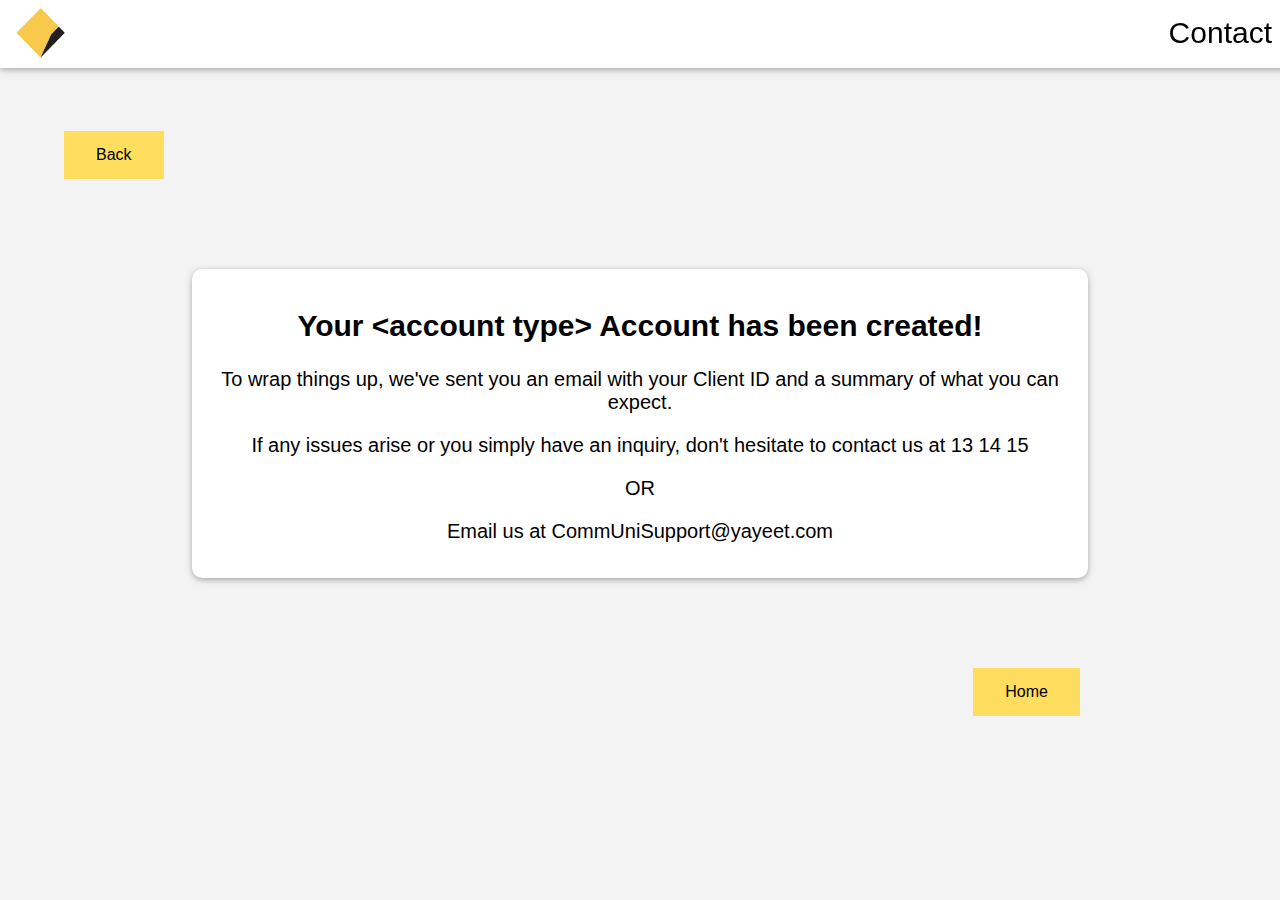
<file: endpoint.html>
<html>

<head>
    <link rel="stylesheet" type="text/css" href="endpoint.css">
    <link href="https://fonts.googleapis.com/css?family=Big+Shoulders+Text&display=swap" rel="stylesheet">
    <meta name="viewport" content="width=device-width, initial-scale=1.0">
</head>

<body>

    <!--top bar-->
    <div class="top-bar">
        <a href="index.html" class="bar-item button">
            <img src="images/commbank-logo.jpg" alt="logo" id="comm-logo" width="50" height="50">
        </a>

        <!--right side buttons-->
        <div class="right-bar">
            <a href="#contacts" class="bar-item button">Contact</a>
        </div>
    </div>

    <!--back button-->
    <div class="back-box">
        <a href="summary.html" class="back-button">Back</a>
    </div>


    <div class="endpoint">
        <div class="endpoint-inner">


            <div class="endpoint-details" .>
                <h2 id="head">Your &lt;account type&gt; Account has been created!</h2>

                <p id="details">To wrap things up, we've sent you an email with your Client ID and a summary of what you
                    can expect.</p>
                <p id="pw">If any issues arise or you simply have an inquiry, don't hesitate to contact us at 13 14 15
                </p>
                <p>OR</p>
                <p>Email us at CommUniSupport@yayeet.com</p>
                </p>



            </div>




        </div>


        <!--home page button-->
        <div class="next-page">
            <a href="index.html" class="home">Home</a>



        </div>



    </div>
















</body>

</html>
</file>
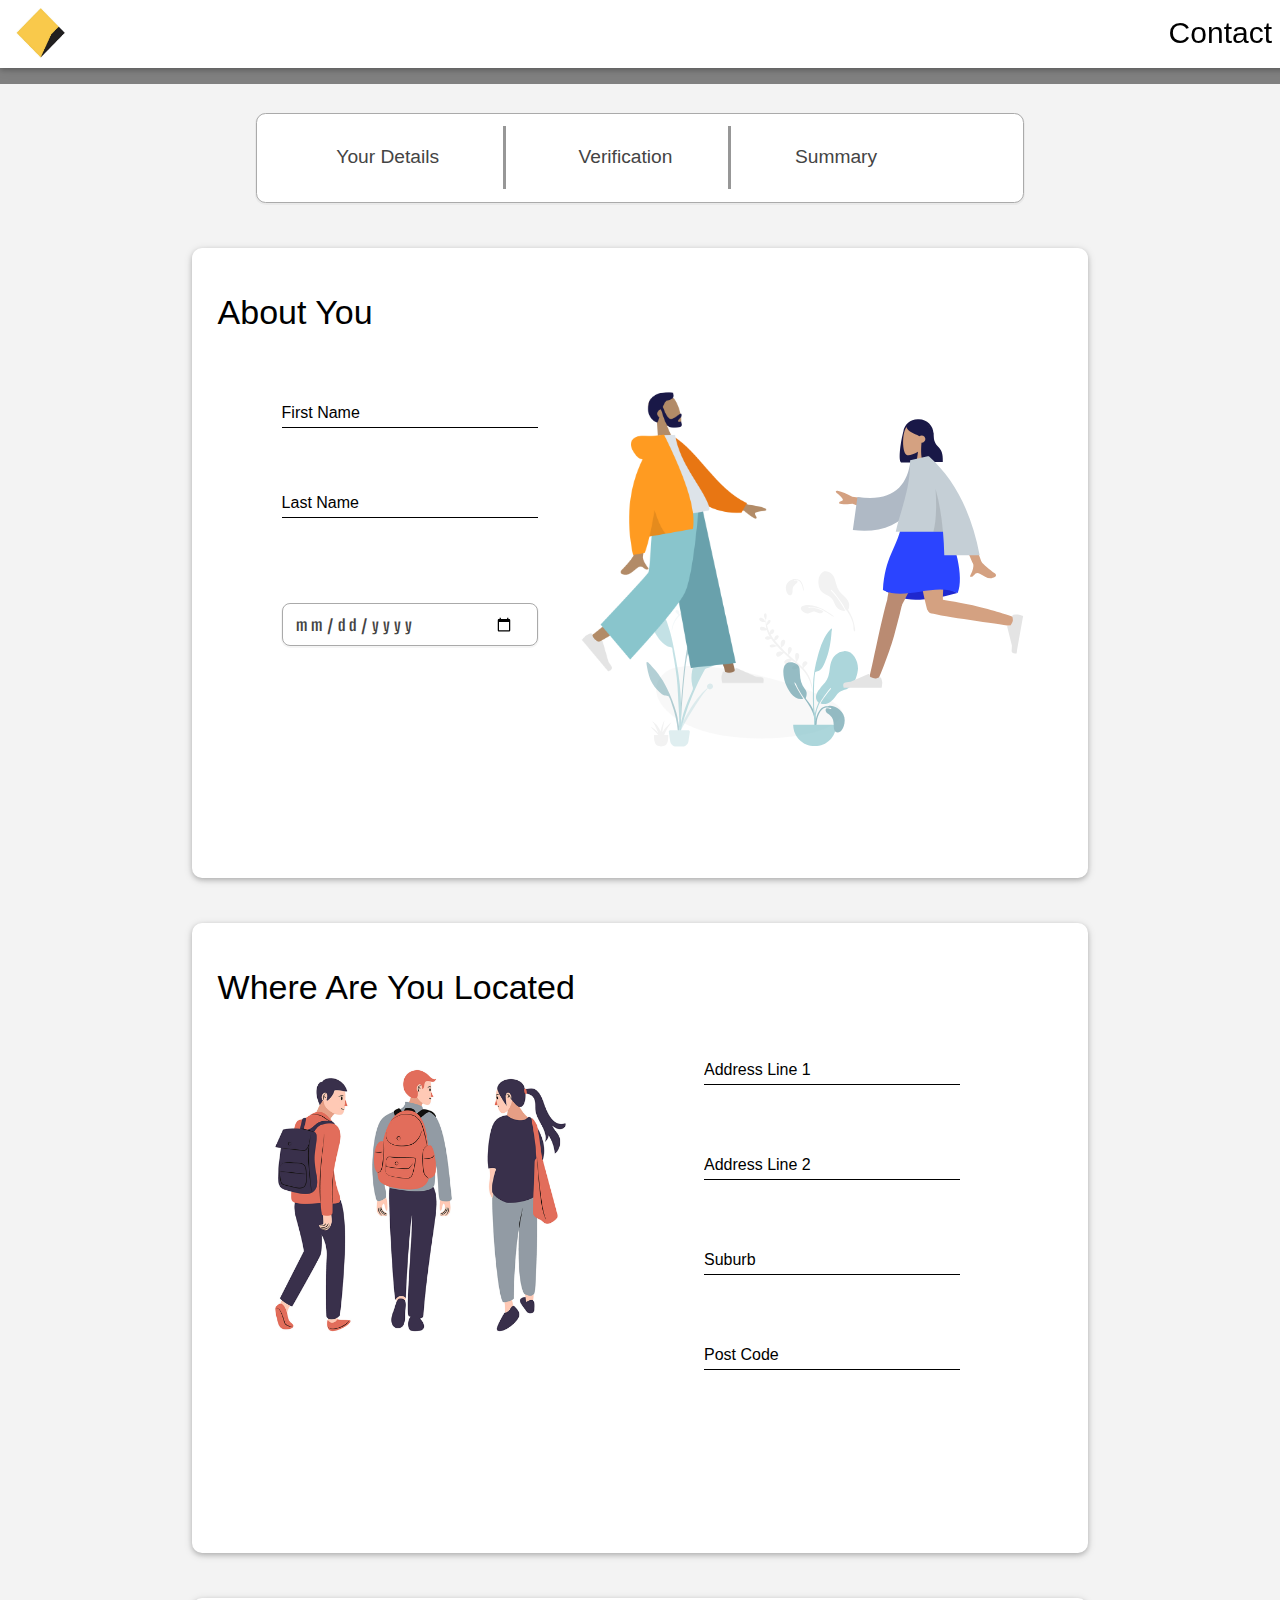
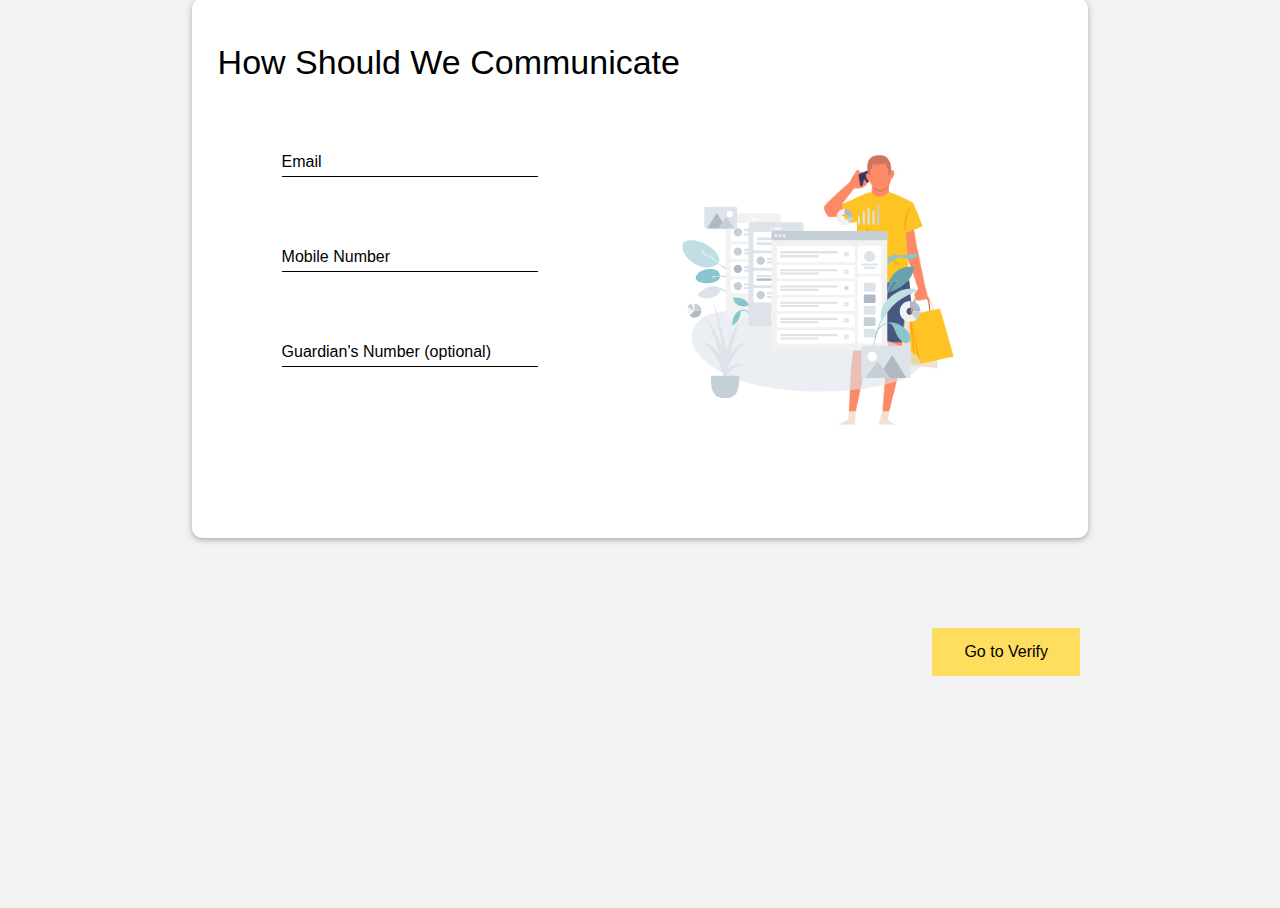
<file: signuppage.html>
<html>

<!--I COMMENTED OUT A LOT OF LITTLE DIV THINGS COS I WAS TRYING TO GET INPUT LOGIC/ERRORS TO WORK,
LIKE 'NOT ENOUGH LETTERS IN PASSWORD' OR WHATEVER BUT IT DIDNT WORK SO I COMMENTED IT OUT SORRY MARKER-->


<head>
    <link rel="stylesheet" type="text/css" href="signupstyle.css">
    <link href="https://fonts.googleapis.com/css?family=Big+Shoulders+Text&display=swap" rel="stylesheet">
    <meta name="viewport" content="width=device-width, initial-scale=1.0">
</head>

<body>

    <!--top bar-->
    <div class="top-bar">
        <a href="index.html" class="bar-item button">
            <img src="/images/commbank-logo.jpg" alt="logo" id="comm-logo" width="50" height="50">
        </a>

        <!--right side buttons-->
        <div class="right-bar">
            <a href="#contacts" class="bar-item button">Contact</a>
        </div>
    </div>




    <!--Progress bar-->



    <progress max="100" value="0"></progress>




    <!--steps bar-->
    <div class="steps-bar">
        <div class="steps-inner">
            <div class="steps">
                <p id="your-details">Your Details</p>
                <div class="vlOne"></div>
                <p id="verif">Verification</p>
                <div class="vlTwo"></div>
                <p id="summary">Summary</p>
            </div>
        </div>
    </div>


    <!--main onboarding-->


    <div class="user-details">
        <form id="main" class="form-horizontal" method="POST" action="error.js" name="vform">

            <!--about you-->
            <div class="about-you">

                <h2 id="about-you-head">About You</h2>
                <div class="first-name form-group" id="username">
                    <div class="form">
                        <input type="text" name="username" autocomplete="off" required />
                        <label for="username" class="label-name">
                            <span class="content-name">First Name</span>
                        </label>
                    </div>
                    <div id="messages" class="val_error"></div>
                </div>

                <div class="last-name form-group">
                    <div class="form">
                        <input type="text" name="lastname" autocomplete="off" required />
                        <label for="lastname" class="label-name">
                            <span class="content-name">Last Name</span>
                        </label>
                    </div>
                    <div id="messages" class="val_error"></div>
                </div>

                <img src="images/standing-19.png" alt="dude with beard" id="dudeWithBeard">
                <img src="images/Plants.svg" alt="plants" id="plants">
                <img src="images/standing-8.svg" alt="girlBlue" id="girlBlue">

                <div class="inputDetails form-group">

                    <form id="dropdown1">
                        <input required type="date" id="DOB">
                    </form>

                </div>

            </div>

            <!--location-->

            <div class="location">

                <h2 id="location-head">Where Are You Located</h2>
                <div class="addressOne form-group">
                    <div class="form">
                        <input type="text" name="address" autocomplete="off" required />
                        <label for="address" class="label-name">
                            <span class="content-name">Address Line 1</span>
                        </label>
                    </div>
                    <div id="messages" class="val_error"></div>
                </div>

                <div class="addressTwo form-group">
                    <div class="form">
                        <input type="text" name="addresstwo" autocomplete="off" required />
                        <label for="addresstwo" class="label-name">
                            <span class="content-name">Address Line 2</span>
                        </label>
                    </div>

                </div>

                <div class="suburb form-group">
                    <div class="form">
                        <input type="text" name="surburb" autocomplete="off" required />
                        <label for="suburb" class="label-name">
                            <span class="content-name">Suburb</span>
                        </label>
                    </div>
                    <div id="messages" class="suburb_error"></div>
                </div>

                <div class="postCode form-group">
                    <div class="form">
                        <input type="number" name="post" autocomplete="off" required />
                        <label for="post" class="label-name">
                            <span class="content-name">Post Code</span>
                        </label>
                    </div>
                </div>
                <div id="messages" class="val_error"></div>


                <img src="/images/uni students.png" alt="uni-students" id="uni-students">


            </div>


            <!--communication-->
            <div class="communication">
                <h2 id="communication-head">How Should We Communicate</h2>

                <div class="email form-group">
                    <div class="form">
                        <input type="email" name="email" autocomplete="off" required />
                        <label for="email" class="label-name">
                            <span class="content-name">Email</span>
                        </label>
                    </div>
                    <div id="messages" class="val_error"></div>
                </div>

                <div class="mobile form-group">
                    <div class="form">
                        <input type="number" name="mobile" autocomplete="off" required />
                        <label for="mobile" class="label-name">
                            <span class="content-name">Mobile Number</span>
                        </label>
                    </div>
                    <div id="messages" class="val_error"></div>
                </div>

                <div class="guardians-number form-group">
                    <div class="form">
                        <input type="number" name="guardian" autocomplete="off" required />
                        <label for="guardian" class="label-name">
                            <span class="content-name">Guardian's Number (optional)</span>
                        </label>
                    </div>

                </div>


                <img src="/images/guy with phone.png" alt="guy-with-phone" id="guy-with-phone">
                <img src="/images/wireframe.svg" alt="emails" id="emails">

                <!--
                <div class="test">
                    <input type="text" name="name" class="textInput" placeholder="name">
                    <div id="name-error" class="val_error"></div>
                </div>
            -->
            </div>



            <div class="verification-link">
                <a href="verify.html" id="verify-button">Go to Verify</a>
                <!--FOR ERROR MESSAGE SUBMIT BUTTON
                <button onclick="location.href='verify.html'" type="submit" id="button">
                    yeet</button>
                -->
            </div>




        </form>

    </div>





</body>
<script type="text/javascript" src="js-onboard.js"></script>

<!--THIS WAS ME TRYING TO GET THE ERROR MESSAGES TO WORK WHEN INPUT VALUES ARENT IN
CERTIAN PARAMETERS. I'VE LEGIT TRIED SO MANY THINGS BUT THEY DONT WORK, I THINK IT'S
BECAUSE I HAVE LITTLE INPUT ANIMATIONS OVER THE INPUT AND LABEL TAGS. ALSO, IT'S A 
BIT OF A MESS BECAUSE I WAS TESTING OUT LIKE 5 DIFFERENT VERSIONS OF HOW TO INPUT AN
ERROR MESSAGE.-->
<script type="text/javascript" src="error.js"></script>
<script type="text/javascript" src="errortest.js"></script>

</html>
</file>
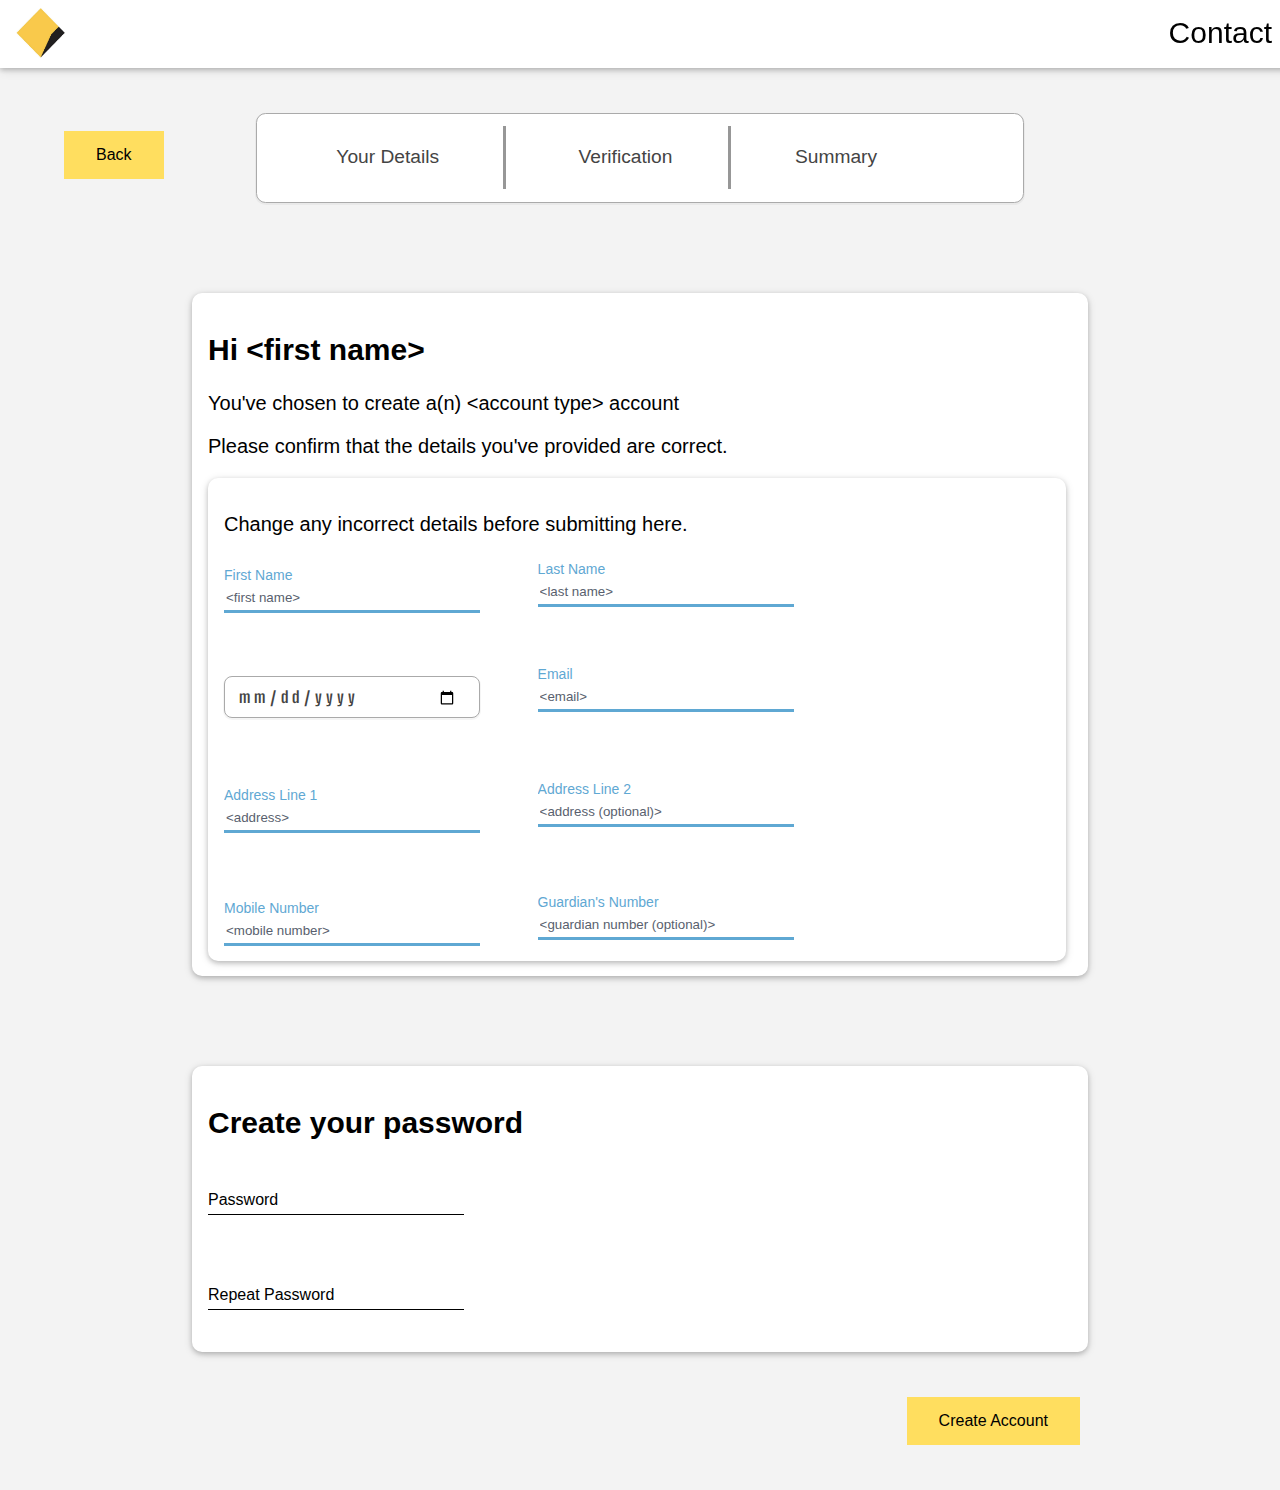
<file: summary.html>
<html>

<head>
    <link rel="stylesheet" type="text/css" href="summary.css">
    <link href="https://fonts.googleapis.com/css?family=Big+Shoulders+Text&display=swap" rel="stylesheet">
    <meta name="viewport" content="width=device-width, initial-scale=1.0">
</head>

<body>

    <!--top bar-->
    <div class="top-bar">
        <a href="index.html" class="bar-item button">
            <img src="images/commbank-logo.jpg" alt="logo" id="comm-logo" width="50" height="50">
        </a>

        <!--right side buttons-->
        <div class="right-bar">
            <a href="#contacts" class="bar-item button">Contact</a>
        </div>
    </div>



    <!--steps bar-->
    <div class="steps-bar">
        <div class="steps-inner">
            <div class="steps">
                <p id="your-details">Your Details</p>
                <div class="vlOne"></div>
                <p id="verif">Verification</p>
                <div class="vlTwo"></div>
                <p id="summary">Summary</p>
            </div>
        </div>

        <!--back button-->
        <div class="back-box">
            <a href="verify.html" class="back-button">Back</a>
        </div>
    </div>


    <!--summary-->

    <div class="summary">
        <div class="summary-inner">
            <h2 id="sum-head">Hi &lt;first name&gt;</h2>
            <p id="sum-detail">You've chosen to create a(n) &lt;account type&gt; account</p>
            <p id="sum-detail-two">Please confirm that the details you've provided are correct.</p>

            <div id="sum-box">
                <p id="change-details">Change any incorrect details before submitting here.</p>

                <div class="first-name">
                    <div class="form">
                        <input type="text" name="name" autocomplete="off" required value="&lt;first name&gt;" />
                        <label for="name" class="label-name">
                            <span class="content-name">First Name</span>
                        </label>
                    </div>
                </div>

                <div class="last-name">
                    <div class="form">
                        <input type="text" name="name" autocomplete="off" required value="&lt;last name&gt;" />
                        <label for="name" class="label-name">
                            <span class="content-name">Last Name</span>
                        </label>
                    </div>
                </div>

                <form id="dropdown1">
                    <input required type="date" id="DOB">
                </form>

                <div class="email">
                    <div class="form">
                        <input type="text" name="name" autocomplete="off" required value="&lt;email&gt;" />
                        <label for="name" class="label-name">
                            <span class="content-name">Email</span>
                        </label>
                    </div>
                </div>

                <div class="addressOne">
                    <div class="form">
                        <input type="text" name="name" autocomplete="off" required value="&lt;address&gt;" />
                        <label for="name" class="label-name">
                            <span class="content-name">Address Line 1</span>
                        </label>
                    </div>
                </div>


                <div class="addressTwo">
                    <div class="form">
                        <input type="text" name="name" autocomplete="off" required value="&lt;address (optional)&gt;" />
                        <label for="name" class="label-name">
                            <span class="content-name">Address Line 2</span>
                        </label>
                    </div>
                </div>



                <div class="mobile">
                    <div class="form">
                        <input type="text" name="name" autocomplete="off" required value="&lt;mobile number&gt;" />
                        <label for="name" class="label-name">
                            <span class="content-name">Mobile Number</span>
                        </label>
                    </div>
                </div>

                <div class="guardian">
                    <div class="form">
                        <input type="text" name="name" autocomplete="off" required
                            value="&lt;guardian number (optional)&gt;" />
                        <label for="name" class="label-name">
                            <span class="content-name">Guardian's Number</span>
                        </label>
                    </div>
                </div>

            </div>

        </div>


        <div class="password">
            <div class="password-inner">

                <h2 id="password-head">Create your password</h2>
                <div class="password-input">
                    <div class="form">
                        <input type="password" name="name" autocomplete="off" required />
                        <label for="name" class="label-name">
                            <span class="content-name">Password</span>
                        </label>
                    </div>
                </div>

                <div class="password-input-two">
                    <div class="form">
                        <input type="password" name="name" autocomplete="off" required />
                        <label for="name" class="label-name">
                            <span class="content-name">Repeat Password</span>
                        </label>
                    </div>
                </div>

            </div>


        </div>


        <!--next page button-->
        <div class="next-page">
            <a href="endpoint.html" class="endpoint">Create Account</a>



        </div>

    </div>



</body>
<!--localstorage test-->
<script type="text/javascript" src="localstoragetest.js"></script>

</html>
</file>
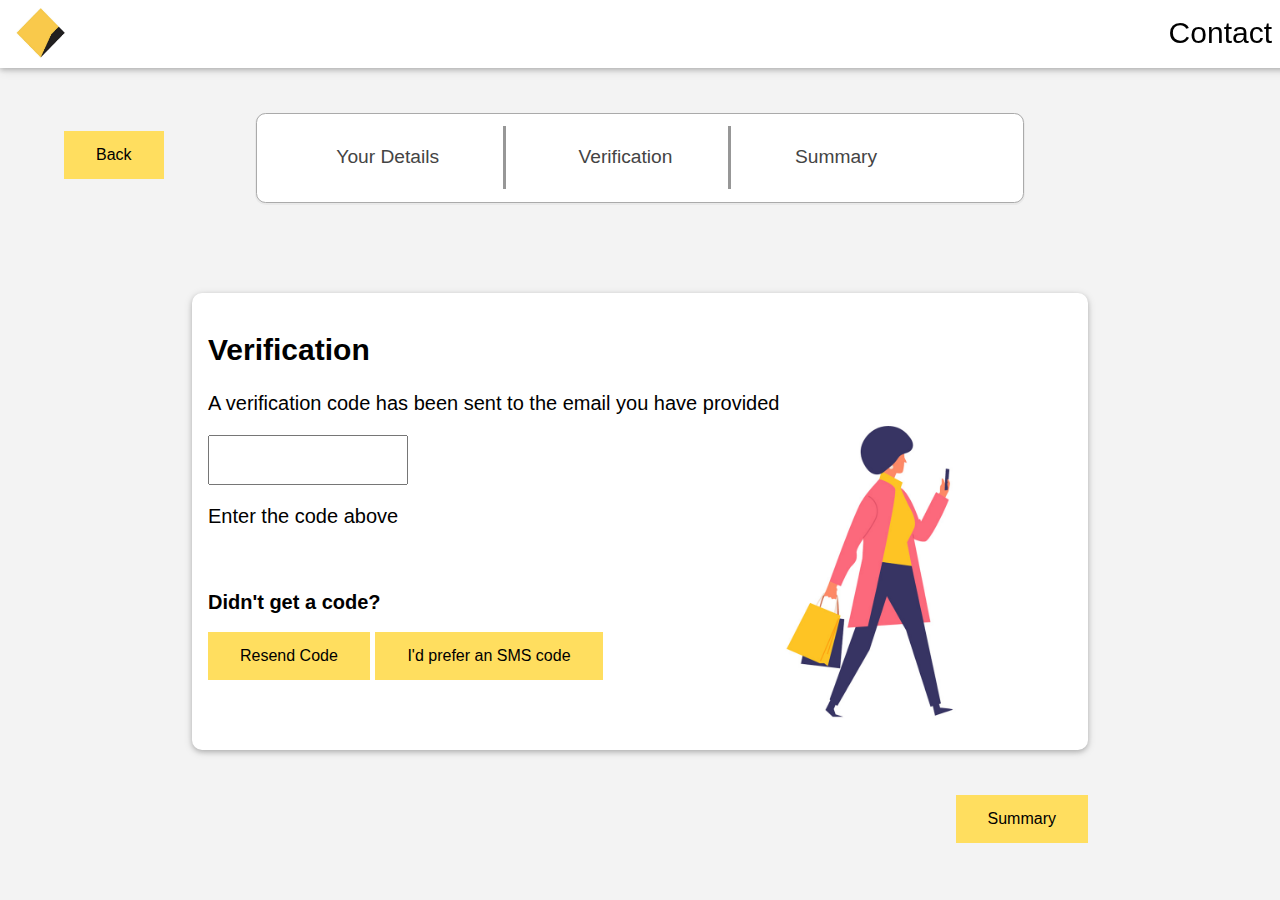
<file: verify.html>
<html>

<head>
    <link rel="stylesheet" type="text/css" href="verify.css">
    <meta name="viewport" content="width=device-width, initial-scale=1.0">
</head>

<body>

    <!--top bar-->
    <div class="top-bar">
        <a href="index.html" class="bar-item button">
            <img src="images/commbank-logo.jpg" alt="logo" id="comm-logo" width="50" height="50">
        </a>

        <!--right side buttons-->
        <div class="right-bar">
            <a href="#contacts" class="bar-item button">Contact</a>
        </div>
    </div>





    <!--steps bar-->
    <div class="steps-bar">
        <div class="steps-inner">
            <div class="steps">
                <p id="your-details">Your Details</p>
                <div class="vlOne"></div>
                <p id="verif">Verification</p>
                <div class="vlTwo"></div>
                <p id="summary">Summary</p>
            </div>
        </div>

        <!--back button-->
        <div class="back-box">
            <a href="signuppage.html" class="back-button">Back</a>
        </div>
    </div>




    <div class="verif-box">
        <div class="verif-inner">

            <h2 id="verif-head">Verification</h2>
            <p id="verif-detail-one">A verification code has been sent to the email you have provided</p>
            <input type="text" id="verif-code" required>
            <p id="verif-detail-two">Enter the code above</p>
            </br>

            <div id="noCode">
                <p id="verif-detail-three">Didn't get a code?</p>

                <a href="" class="resend">Resend Code</a>
                <a href="" class="sms">I'd prefer an SMS code</a>
            </div>
            <img src="images/afro girl.png" alt="girlonphonetwo" id="afro-girl">
        </div>



    </div>



    <!--next page button-->
    <div class="next-page">
        <a href="summary.html" class="summary">Summary</a>
    </div>










</body>




</html>
</file>
<file: endpoint.css>
/* top bar stuff */

div.top-bar {
    position: -webkit-sticky;
    position: sticky;
    top: 0vh;
    font-family: sans-serif;
    background-color: rgb(255, 255, 255);
    font-size: 30px;
    box-shadow: 0 2px 5px 0 rgba(0, 0, 0, 0.2), 0 2px 10px 0 rgba(0, 0, 0, 0.12);
    overflow: hidden;
    width: 100%;
    height: 52px;
    z-index: 99;
    padding: 8px 16px !important;
}

body {
    margin-left: 0vw;
    margin-top: 0vh;
}

#comm-logo {
    margin-top: -8px;
    margin-left: -16px;
}

html {
    background-color: rgb(243, 243, 243);
}


.bar-item {
    padding: 8px 16px;
    float: left;
    width: auto;
    border: none;
    display: block;
    outline: 0;
}

.button {
    border: none;
    display: inline-block;
    padding: 8px 16px;
    vertical-align: middle;
    overflow: hidden;
    text-decoration: none;
    color: inherit;
    background-color: inherit;
    text-align: center;
    cursor: pointer;
    white-space: nowrap
}


.right-bar {
    float: right !important
}


/* back button */

.back-box {
    margin-left: 5vw;
    margin-top: 7vh;
    position: relative;
    overflow: hidden;
    z-index: 3;
}


.back-button {
    display: inline-block;
    border: none;
    padding: 1rem 2rem;
    margin: 0;
    text-decoration: none;
    background: #FFDE5F;
    color: #000000;
    font-family: sans-serif;
    font-size: 1rem;
    font-weight: 100;
    line-height: 1;
    cursor: pointer;
    text-align: center;
    transition: background 250ms ease-in-out, transform 150ms ease;
    -webkit-appearance: none;
    -moz-appearance: none;
    margin-bottom: 0vh;
}


/* content */

.endpoint {
    font-family: sans-serif;
}

.endpoint-inner {
    background-color: rgb(255, 255, 255);
    font-size: 20px;
    box-shadow: 0 2px 5px 0 rgba(0, 0, 0, 0.2), 0 2px 10px 0 rgba(0, 0, 0, 0.12);
    position: relative;
    overflow: hidden;
    border-radius: 0.5em;
    width: 70vw;
    z-index: 1;
    padding: 15px 16px !important;
    box-sizing: border-box;
    top: 10vh;
    margin-left: 15vw;
    text-align: center;
}






/* next page button */

.next-page {
    margin-top: 20vh;
    position: relative;
    float: right;
    right: 15vw;
}


.home {
    display: inline-block;
    border: none;
    padding: 1rem 2rem;
    margin: 0;
    text-decoration: none;
    background: #FFDE5F;
    color: #000000;
    font-family: sans-serif;
    font-size: 1rem;
    font-weight: 100;
    line-height: 1;
    cursor: pointer;
    text-align: center;
    transition: background 250ms ease-in-out, transform 150ms ease;
    -webkit-appearance: none;
    -moz-appearance: none;
    margin-bottom: 5vh;
}




/* mobile stuff endma */

@media only screen and (max-width: 768px) {

    /* top bar */
    div.top-bar {
        position: relative;
    }

    .back-box {
        margin-top: 3vw;
    }

    .endpoint-inner {
        width: 96vw;
        margin-left: 2vw;
        margin-top: -7vh;
    }

    .next-page {
        margin-top: 15vh;
        right: 5vw;
    }


























}
</file>
<file: signupstyle.css>
/* top bar stuff */

div.top-bar {
    position: -webkit-sticky;
    position: sticky;
    top: 0vh;
    font-family: sans-serif;
    background-color: rgb(255, 255, 255);
    font-size: 30px;
    box-shadow: 0 2px 5px 0 rgba(0, 0, 0, 0.2), 0 2px 10px 0 rgba(0, 0, 0, 0.12);
    overflow: hidden;
    width: 100%;
    height: 52px;
    z-index: 99;
    padding: 8px 16px !important;
}

body {
    margin-left: 0vw;
    margin-top: 0vh;
}

#comm-logo {
    margin-top: -8px;
    margin-left: -16px;
}

html {
    background-color: rgb(243, 243, 243);
}


.bar-item {
    padding: 8px 16px;
    float: left;
    width: auto;
    border: none;
    display: block;
    outline: 0;
}

.button {
    border: none;
    display: inline-block;
    padding: 8px 16px;
    vertical-align: middle;
    overflow: hidden;
    text-decoration: none;
    color: inherit;
    background-color: inherit;
    text-align: center;
    cursor: pointer;
    white-space: nowrap
}


.right-bar {
    float: right !important
}


/* input animation stuff */

.form {
    width: 50%;
    position: relative;
    height: 50px;
    overflow: hidden;
}

.form input {
    width: 100%;
    height: 100%;
    color: #595f6e;
    padding-top: 20px;
    border: none;
    outline: none;
}

.form label {
    position: absolute;
    bottom: 0px;
    left: 0%;
    width: 100%;
    height: 100%;
    pointer-events: none;
    border-bottom: 1px solid black;
}

.form label::after {
    content: "";
    position: absolute;
    left: 0px;
    bottom: -1px;
    height: 100%;
    width: 100%;
    border-bottom: 3px solid #5fa8d3;
    transform: translateX(-100%);
    transition: transform 0.3s ease;
}

.content-name {
    position: absolute;
    bottom: 5px;
    left: 0px;
    transition: all 0.3s ease;

}

.form input:focus+.label-name .content-name,
.form input:valid+.label-name .content-name {
    transform: translateY(-150%);
    font-size: 14px;
    color: #5fa8d3;
}

.form input:focus+.label-name::after,
.form input:valid+.label-name::after {
    transform: translateX(0%);
}




/* steps bar */

div.steps-inner {
    margin-top: 5vh;

}

.steps {
    display: block;
    font-size: 1.2em;
    font-family: sans-serif;

    font-weight: 200;
    color: #444;
    line-height: 1.3;
    padding: .6em 1.4em .5em .8em;
    width: 60vw;


    box-sizing: border-box;
    margin: 0;
    border: 1px solid #aaa;
    box-shadow: 0 1px 0 1px rgba(0, 0, 0, .04);
    border-radius: .5em;
    -moz-appearance: none;
    -webkit-appearance: none;
    appearance: none;
    background-color: #fff;

    background-repeat: no-repeat, repeat;
    background-position: right .7em top 50%, 0 0;
    background-size: .65em auto, 100%;
    margin-left: 20vw;
    margin-top: 0vh;
    height: 10vh;
}

#your-details {
    position: relative;
    float: left;
    margin-left: 5vw;
}

.vlOne {
    border-left: 3px solid rgb(151, 151, 151);
    height: 7vh;
    margin-left: 5vw;
    float: left;
}

#verif {
    position: relative;
    float: left;
    left: 10%;
}

.vlTwo {
    border-left: 3px solid rgb(151, 151, 151);
    height: 7vh;
    margin-left: 10vw;
    position: relative;
    float: left;
}

#summary {
    position: relative;
    float: left;
    margin-left: 5vw;
}









/* about page inputs */



.about-you {
    width: 70vw;
    height: 70vh;
    margin-left: 15vw;
    margin-top: 5vh;
    background-color: rgb(255, 255, 255);
    font-family: sans-serif;
    font-weight: 100;
    border-radius: 0.5em;

    font-size: 20px;
    box-shadow: 0 2px 5px 0 rgba(0, 0, 0, 0.2), 0 2px 10px 0 rgba(0, 0, 0, 0.12);

    z-index: auto;

    box-sizing: border-box;
}

#about-you-head {
    padding-top: 5vh;
    margin-left: 2vw;
    font-size: 1.7em;
    font-weight: 350;
}



.first-name {
    position: absolute;
    width: 40vw;
    margin-left: 7vw;
    margin-top: 2vh;
    z-index: 3;
    overflow: hidden;
    font-family: sans-serif;
    font-size: 1rem;
    font-weight: 100;
}

.last-name {
    position: absolute;
    width: 40vw;
    margin-left: 7vw;
    margin-top: 12vh;
    z-index: 3;
    overflow: hidden;
    font-family: sans-serif;
    font-size: 1rem;
    font-weight: 100;
}




#DOB {
    display: block;
    font-size: 0.8em;
    font-family: 'Big Shoulders Text', cursive;
    letter-spacing: 4px;
    font-weight: 700;
    color: #444;
    line-height: 1.3;
    padding: .6em 1.4em .5em .8em;
    width: 20vw;
    max-width: 100%;
    box-sizing: border-box;
    margin: 0;
    border: 1px solid #aaa;
    box-shadow: 0 1px 0 1px rgba(0, 0, 0, .04);
    border-radius: .5em;
    -moz-appearance: none;
    -webkit-appearance: none;
    appearance: none;
    background-color: #fff;

    background-repeat: no-repeat, repeat;
    background-position: right .7em top 50%, 0 0;
    background-size: .65em auto, 100%;
    position: absolute;
    margin-left: 7vw;
    margin-top: 27vh;
    z-index: 2;
}

progress {
    position: fixed;
    margin-top: 0vh;
    left: 0;
    width: 100vw;

    -webkit-appearance: none;
    appearance: none;
    z-index: 97;
}


/* images about you*/

#dudeWithBeard {
    margin-left: 28vw;
    width: 20vw;
    height: auto;
    position: absolute;
    overflow: hidden;
    z-index: 1;
}

#girlBlue {
    margin-left: 47vw;
    margin-top: 2.5vh;
    width: 20vw;
    height: auto;
    position: absolute;
    overflow: hidden;
    transform: scaleX(-1);
}

#plants {
    margin-left: 35vw;
    margin-top: 23vh;
    width: 17vw;
    height: auto;
    position: absolute;
    overflow: hidden;
}


/* location */

#location-head {
    padding-top: 5vh;
    margin-left: 2vw;
    font-size: 1.7em;
    font-weight: 350;
}

.location {
    width: 70vw;
    height: 70vh;
    margin-left: 15vw;
    margin-top: 5vh;
    background-color: rgb(255, 255, 255);
    font-family: sans-serif;
    font-weight: 100;
    border-radius: 0.5em;



    font-size: 20px;
    box-shadow: 0 2px 5px 0 rgba(0, 0, 0, 0.2), 0 2px 10px 0 rgba(0, 0, 0, 0.12);

    z-index: auto;

    box-sizing: border-box;
}


.addressOne {

    width: 40vw;
    margin-left: 40vw;
    margin-top: 3vh;
    z-index: 3;
    overflow: hidden;
    font-family: sans-serif;
    font-size: 1rem;
    font-weight: 100;
}

.addressTwo {

    width: 40vw;
    margin-left: 40vw;
    margin-top: 5vh;
    z-index: 3;
    overflow: hidden;
    font-family: sans-serif;
    font-size: 1rem;
    font-weight: 100;
}

.suburb {

    width: 40vw;
    margin-left: 40vw;
    margin-top: 5vh;
    z-index: 3;
    overflow: hidden;
    font-family: sans-serif;
    font-size: 1rem;
    font-weight: 100;
}

.postCode {

    width: 40vw;
    margin-left: 40vw;
    padding-top: 5vh;
    z-index: 3;
    overflow: hidden;
    font-family: sans-serif;
    font-size: 1rem;
    font-weight: 100;
}


#uni-students {
    width: 25vw;
    height: auto;
    position: absolute;
    margin-top: -35vh;
    margin-left: 5vw;
    overflow: hidden;
}




/* communication */

.communication {
    width: 70vw;
    height: 60vh;
    margin-left: 15vw;
    margin-top: 5vh;
    background-color: rgb(255, 255, 255);
    font-family: sans-serif;
    border-radius: 0.5em;
    font-weight: 100;
    font-size: 20px;
    box-shadow: 0 2px 5px 0 rgba(0, 0, 0, 0.2), 0 2px 10px 0 rgba(0, 0, 0, 0.12);
    z-index: auto;
    box-sizing: border-box;
}



#communication-head {
    padding-top: 5vh;
    margin-left: 2vw;
    font-size: 1.7em;
    font-weight: 350;
}

.email {
    position: relative;
    width: 40vw;
    margin-left: 7vw;
    margin-top: 5vh;
    z-index: 3;
    overflow: hidden;
    font-family: sans-serif;
    font-size: 1rem;
    font-weight: 100;
}


.mobile {
    position: relative;
    width: 40vw;
    margin-left: 7vw;
    margin-top: 5vh;
    z-index: 3;
    overflow: hidden;
    font-family: sans-serif;
    font-size: 1rem;
    font-weight: 100;
}

.guardians-number {
    position: relative;
    width: 40vw;
    margin-left: 7vw;
    margin-top: 5vh;
    z-index: 3;
    overflow: hidden;
    font-family: sans-serif;
    font-size: 1rem;
    font-weight: 100;
}


/* communication images */

#guy-with-phone {
    margin-left: 48.5vw;
    top: -18vw;
    width: 12vw;
    height: auto;
    position: relative;
    overflow: hidden;
}

#emails {
    margin-left: 38vw;
    top: -38vw;
    width: 20vw;
    height: auto;
    position: relative;
    overflow: hidden;
}



/* bottom button area */

.verification-link {
    position: relative;
    float: right;
    right: 15vw;
    top: 10vh;
}

#verify-button {
    display: inline-block;
    border: none;
    padding: 1rem 2rem;
    margin: 0;
    text-decoration: none;
    background: #FFDE5F;
    color: #000000;
    font-family: sans-serif;
    font-size: 1rem;
    font-weight: 100;
    line-height: 1;
    cursor: pointer;
    text-align: center;
    transition: background 250ms ease-in-out, transform 150ms ease;
    -webkit-appearance: none;
    -moz-appearance: none;
    margin-bottom: 5vh;
}

#button {
    display: inline-block;
    border: none;
    padding: 1rem 2rem;
    margin: 0;
    text-decoration: none;
    background: #FFDE5F;
    color: #000000;
    font-family: sans-serif;
    font-size: 1rem;
    font-weight: 100;
    line-height: 1;
    cursor: pointer;
    text-align: center;
    transition: background 250ms ease-in-out, transform 150ms ease;
    -webkit-appearance: none;
    -moz-appearance: none;
    margin-bottom: 5vh;
}





/* mobile stuff yeet */

@media only screen and (max-width: 768px) {

    /* top bar */
    div.top-bar {
        position: relative;
    }


    progress {
        display: none;
    }

    /* steps bar */

    .steps {
        width: 90vw;
        margin-left: 5vw;
    }

    #your-details {
        top: -7px;
    }

    #verif {
        top: -7px;
        margin-right: 2vw;
    }

    #summary {
        float: right;
        right: 5vw;
        top: -7px;
    }


    /* about you */
    .about-you {
        width: 90vw;
        margin-left: 5vw;
        height: 60vh;
    }

    #about-you-head {
        margin-left: 5vw;
    }

    #dudeWithBeard {
        display: none;
    }

    #plants {
        display: none;
    }

    #girlBlue {
        width: 30vw;
        margin-top: -5vh;
        margin-left: 52vw;
    }

    .first-name {
        width: 70vw;
    }

    .last-name {
        width: 70vw;
    }

    #DOB {
        width: 40vw;
    }


    /* location */

    .location {
        width: 90vw;
        margin-left: 5vw;
    }

    #location-head {
        margin-left: 5vw;
    }

    .addressOne {
        margin-left: 45vw;
        width: 70vw;
    }

    .addressTwo {
        margin-left: 45vw;
        width: 70vw;
    }

    .suburb {
        margin-left: 45vw;
        width: 70vw;
    }

    .postCode {
        margin-left: 45vw;
        width: 70vw;
    }

    #uni-students {
        width: 30vw;
    }


    /* communication is important */

    .communication {
        width: 90vw;
        margin-left: 5vw;
    }

    #communication-head {
        margin: 5vw;
    }


    .email {
        width: 70vw;
    }

    .mobile {
        width: 70vw;
    }

    .guardians-number {
        width: 70vw;
    }

    #guy-with-phone {
        margin-left: 60vw;
        width: 20vw;
        margin-top: -15vh;
    }

    #emails {
        display: none;
    }



}
</file>
<file: summary.css>
/* top bar stuff */

div.top-bar {
    position: -webkit-sticky;
    position: sticky;
    top: 0vh;
    font-family: sans-serif;
    background-color: rgb(255, 255, 255);
    font-size: 30px;
    box-shadow: 0 2px 5px 0 rgba(0, 0, 0, 0.2), 0 2px 10px 0 rgba(0, 0, 0, 0.12);
    overflow: hidden;
    width: 100%;
    height: 52px;
    z-index: 99;
    padding: 8px 16px !important;
}

body {
    margin-left: 0vw;
    margin-top: 0vh;
}

#comm-logo {
    margin-top: -8px;
    margin-left: -16px;
}

html {
    background-color: rgb(243, 243, 243);
}


.bar-item {
    padding: 8px 16px;
    float: left;
    width: auto;
    border: none;
    display: block;
    outline: 0;
}

.button {
    border: none;
    display: inline-block;
    padding: 8px 16px;
    vertical-align: middle;
    overflow: hidden;
    text-decoration: none;
    color: inherit;
    background-color: inherit;
    text-align: center;
    cursor: pointer;
    white-space: nowrap
}


.right-bar {
    float: right !important
}

/* input animation stuff */

.form {
    width: 50%;
    position: relative;
    height: 50px;
    overflow: hidden;
}

.form input {
    width: 100%;
    height: 100%;
    color: #595f6e;
    padding-top: 20px;
    border: none;
    outline: none;
}

.form label {
    position: absolute;
    bottom: 0px;
    left: 0%;
    width: 100%;
    height: 100%;
    pointer-events: none;
    border-bottom: 1px solid black;
}

.form label::after {
    content: "";
    position: absolute;
    left: 0px;
    bottom: -1px;
    height: 100%;
    width: 100%;
    border-bottom: 3px solid #5fa8d3;
    transform: translateX(-100%);
    transition: transform 0.3s ease;
}

.content-name {
    position: absolute;
    bottom: 5px;
    left: 0px;
    transition: all 0.3s ease;

}

.form input:focus+.label-name .content-name,
.form input:valid+.label-name .content-name {
    transform: translateY(-150%);
    font-size: 14px;
    color: #5fa8d3;
}

.form input:focus+.label-name::after,
.form input:valid+.label-name::after {
    transform: translateX(0%);
}




/* steps bar */

div.steps-inner {
    margin-top: 5vh;

}

.steps {
    display: block;
    font-size: 1.2em;
    font-family: sans-serif;

    font-weight: 200;
    color: #444;
    line-height: 1.3;
    padding: .6em 1.4em .5em .8em;
    width: 60vw;


    box-sizing: border-box;
    margin: 0;
    border: 1px solid #aaa;
    box-shadow: 0 1px 0 1px rgba(0, 0, 0, .04);
    border-radius: .5em;
    -moz-appearance: none;
    -webkit-appearance: none;
    appearance: none;
    background-color: #fff;

    background-repeat: no-repeat, repeat;
    background-position: right .7em top 50%, 0 0;
    background-size: .65em auto, 100%;
    margin-left: 20vw;
    margin-top: 0vh;
    height: 10vh;
}

#your-details {
    position: relative;
    float: left;
    margin-left: 5vw;
}

.vlOne {
    border-left: 3px solid rgb(151, 151, 151);
    height: 7vh;
    margin-left: 5vw;
    float: left;
}

#verif {
    position: relative;
    float: left;
    left: 10%;
}

.vlTwo {
    border-left: 3px solid rgb(151, 151, 151);
    height: 7vh;
    margin-left: 10vw;
    position: relative;
    overflow: hidden;
    float: left;
}

#summary {
    position: relative;
    float: left;
    margin-left: 5vw;
}


/* back button */

.back-box {
    margin-left: 5vw;
    margin-top: -8vh;
    position: absolute;
    overflow: hidden;
    z-index: 3;
}


.back-button {
    display: inline-block;
    border: none;
    padding: 1rem 2rem;
    margin: 0;
    text-decoration: none;
    background: #FFDE5F;
    color: #000000;
    font-family: sans-serif;
    font-size: 1rem;
    font-weight: 100;
    line-height: 1;
    cursor: pointer;
    text-align: center;
    transition: background 250ms ease-in-out, transform 150ms ease;
    -webkit-appearance: none;
    -moz-appearance: none;
    margin-bottom: 5vh;
}



/* summary stuff */

.summary {
    font-family: sans-serif;
}

.summary-inner {
    background-color: rgb(255, 255, 255);
    font-size: 20px;
    box-shadow: 0 2px 5px 0 rgba(0, 0, 0, 0.2), 0 2px 10px 0 rgba(0, 0, 0, 0.12);
    position: relative;
    overflow: hidden;
    border-radius: 0.5em;
    width: 70vw;
    z-index: 1;
    padding: 15px 16px !important;
    box-sizing: border-box;
    top: 10vh;
    margin-left: 15vw;
}

#sum-box {
    background-color: rgb(255, 255, 255);
    font-size: 20px;
    box-shadow: 0 2px 5px 0 rgba(0, 0, 0, 0.2), 0 2px 10px 0 rgba(0, 0, 0, 0.12);
    position: relative;
    overflow: hidden;
    border-radius: 0.5em;
    width: 67vw;
    z-index: 1;
    padding: 15px 16px !important;
    box-sizing: border-box;
    top: 0vh;
    margin-left: 0vw;
}

.first-name {

    width: 40vw;
    margin-left: 0vw;
    margin-top: 3vh;
    z-index: 3;
    overflow: hidden;
    font-family: sans-serif;
    font-size: 1rem;
    font-weight: 100;
}

.last-name {

    width: 40vw;
    margin-left: 0vw;
    margin-top: -6.25vh;
    z-index: 3;
    overflow: hidden;
    font-family: sans-serif;
    font-size: 1rem;
    font-weight: 100;
    float: right;
}

#DOB {
    display: block;
    font-size: 0.8em;
    font-family: 'Big Shoulders Text', cursive;
    letter-spacing: 4px;
    font-weight: 700;
    color: #444;
    line-height: 1.3;
    padding: .6em 1.4em .5em .8em;
    width: 20vw;
    max-width: 100%;
    box-sizing: border-box;
    margin: 0;
    border: 1px solid #aaa;
    box-shadow: 0 1px 0 1px rgba(0, 0, 0, .04);
    border-radius: .5em;
    -moz-appearance: none;
    -webkit-appearance: none;
    appearance: none;
    background-color: #fff;

    background-repeat: no-repeat, repeat;
    background-position: right .7em top 50%, 0 0;
    background-size: .65em auto, 100%;
    position: relative;
    margin-left: 0vw;
    margin-top: 7vh;
    z-index: 2;
}

.email {

    width: 40vw;
    margin-left: 0vw;
    margin-top: -8.5vh;
    z-index: 3;
    overflow: hidden;
    position: relative;
    font-family: sans-serif;
    font-size: 1rem;
    font-weight: 100;
    float: right;
}

.addressOne {

    width: 40vw;
    margin-left: 0vw;
    margin-top: 5vh;
    z-index: 3;
    position: relative;
    overflow: hidden;
    font-family: sans-serif;
    font-size: 1rem;
    font-weight: 100;
    float: left;
}

.addressTwo {

    width: 40vw;
    margin-left: 0vw;
    margin-top: -6.25vh;
    z-index: 3;
    overflow: hidden;
    position: relative;
    font-family: sans-serif;
    font-size: 1rem;
    font-weight: 100;
    float: right;
}



.mobile {

    width: 40vw;
    margin-left: 0vw;
    margin-top: 7vh;
    z-index: 3;
    overflow: hidden;
    font-family: sans-serif;
    font-size: 1rem;
    font-weight: 100;
    float: left;
}

.guardian {

    width: 40vw;
    margin-left: 0vw;
    margin-top: -6.25vh;
    z-index: 3;
    overflow: hidden;
    font-family: sans-serif;
    font-size: 1rem;
    font-weight: 100;
    float: right;
}




/* password stuff */



.password-inner {
    background-color: rgb(255, 255, 255);
    font-size: 20px;
    box-shadow: 0 2px 5px 0 rgba(0, 0, 0, 0.2), 0 2px 10px 0 rgba(0, 0, 0, 0.12);
    position: relative;
    overflow: hidden;
    border-radius: 0.5em;
    width: 70vw;
    z-index: auto;
    padding: 15px 16px !important;
    box-sizing: border-box;
    top: 20vh;
    margin-left: 15vw;
}

.password-input {

    width: 40vw;
    margin-left: 0vw;
    margin-top: 0vh;
    top: 0vh;
    overflow: hidden;
    font-family: sans-serif;
    font-size: 1rem;
    font-weight: 100;
}

.password-input-two {

    width: 40vw;
    margin-left: 0vw;
    margin-top: 5vh;
    top: 0vh;
    overflow: hidden;
    font-family: sans-serif;
    font-size: 1rem;
    font-weight: 100;
    margin-bottom: 3vh;
}











/* next page button */
.next-page {
    margin-top: 25vh;
    position: relative;
    float: right;
    right: 15vw;
}


.endpoint {
    display: inline-block;
    border: none;
    padding: 1rem 2rem;
    margin: 0;
    text-decoration: none;
    background: #FFDE5F;
    color: #000000;
    font-family: sans-serif;
    font-size: 1rem;
    font-weight: 100;
    line-height: 1;
    cursor: pointer;
    text-align: center;
    transition: background 250ms ease-in-out, transform 150ms ease;
    -webkit-appearance: none;
    -moz-appearance: none;
    margin-bottom: 5vh;
}


/* mobile stuff x d */

@media only screen and (max-width: 768px) {

    /* top bar */
    div.top-bar {
        position: relative;
    }

    /* steps bar */

    .steps {
        width: 90vw;
        margin-left: 5vw;
    }

    #your-details {
        top: -7px;
    }

    #verif {
        top: -7px;
        margin-right: 2vw;
    }

    #summary {
        float: right;
        right: 5vw;
        top: -7px;
    }

    .back-box {

        margin-top: 2vh;

    }

    .back-button {
        margin-bottom: 0vh;
    }


    /* other stuff */

    .summary-inner {
        width: 96vw;
        margin-left: 2vw;
    }

    #sum-box {
        width: 90vw;
    }


    .first-name {
        width: 60vw;
    }

    .last-name {
        width: 60vw;
        margin-top: -7.15vh;
        margin-right: -20vw;
    }

    #DOB {
        width: 35vw;
    }

    .email {
        width: 60vw;
        margin-top: -7.15vh;
        margin-right: -20vw;
    }

    .addressOne {
        width: 60vw;
    }

    .addressTwo {
        width: 60vw;
        margin-top: -7.15vh;
        margin-right: -20vw;
    }

    .mobile {
        width: 60vw;
    }

    .guardian {
        width: 60vw;
        margin-top: -7.15vh;
        margin-right: -20vw;
    }


    /* password */
    /* if ur reading this, this must suck having to go through all this code, like everyones code must be so long, i wish you luck and health, you can do it! */

    .password-inner {
        width: 96vw;
        margin-left: 2vw;
    }

    .password-input {
        width: 60vw;
    }

    .password-input-two {
        width: 60vw;
    }


    .next-page {
        right: 5vw;
    }









}
</file>
<file: verify.css>
/* top bar stuff */

div.top-bar {
    position: -webkit-sticky;
    position: sticky;
    top: 0vh;
    font-family: sans-serif;
    background-color: rgb(255, 255, 255);
    font-size: 30px;
    box-shadow: 0 2px 5px 0 rgba(0, 0, 0, 0.2), 0 2px 10px 0 rgba(0, 0, 0, 0.12);
    overflow: hidden;
    width: 100%;
    height: 52px;
    z-index: 99;
    padding: 8px 16px !important;
}

body {
    margin-left: 0vw;
    margin-top: 0vh;
}

#comm-logo {
    margin-top: -8px;
    margin-left: -16px;
}

html {
    background-color: rgb(243, 243, 243);
}


.bar-item {
    padding: 8px 16px;
    float: left;
    width: auto;
    border: none;
    display: block;
    outline: 0;
}

.button {
    border: none;
    display: inline-block;
    padding: 8px 16px;
    vertical-align: middle;
    overflow: hidden;
    text-decoration: none;
    color: inherit;
    background-color: inherit;
    text-align: center;
    cursor: pointer;
    white-space: nowrap
}


.right-bar {
    float: right !important
}




/* steps bar */

div.steps-inner {
    margin-top: 5vh;

}

.steps {
    display: block;
    font-size: 1.2em;
    font-family: sans-serif;

    font-weight: 200;
    color: #444;
    line-height: 1.3;
    padding: .6em 1.4em .5em .8em;
    width: 60vw;


    box-sizing: border-box;
    margin: 0;
    border: 1px solid #aaa;
    box-shadow: 0 1px 0 1px rgba(0, 0, 0, .04);
    border-radius: .5em;
    -moz-appearance: none;
    -webkit-appearance: none;
    appearance: none;
    background-color: #fff;

    background-repeat: no-repeat, repeat;
    background-position: right .7em top 50%, 0 0;
    background-size: .65em auto, 100%;
    margin-left: 20vw;
    margin-top: 0vh;
    height: 10vh;
}

#your-details {
    position: relative;
    float: left;
    margin-left: 5vw;
}

.vlOne {
    border-left: 3px solid rgb(151, 151, 151);
    height: 7vh;
    margin-left: 5vw;
    float: left;
}

#verif {
    position: relative;
    float: left;
    left: 10%;
}

.vlTwo {
    border-left: 3px solid rgb(151, 151, 151);
    height: 7vh;
    margin-left: 10vw;
    position: relative;
    float: left;
}

#summary {
    position: relative;
    float: left;
    margin-left: 5vw;
}


/* back button */

.back-box {
    margin-left: 5vw;
    margin-top: -8vh;
    position: absolute;
    overflow: hidden;
    z-index: 3;
}


.back-button {
    display: inline-block;
    border: none;
    padding: 1rem 2rem;
    margin: 0;
    text-decoration: none;
    background: #FFDE5F;
    color: #000000;
    font-family: sans-serif;
    font-size: 1rem;
    font-weight: 100;
    line-height: 1;
    cursor: pointer;
    text-align: center;
    transition: background 250ms ease-in-out, transform 150ms ease;
    -webkit-appearance: none;
    -moz-appearance: none;
    margin-bottom: 5vh;
}



/* verification box thingo */

.verif-box {
    font-family: sans-serif;
}

.verif-inner {
    background-color: rgb(255, 255, 255);
    font-size: 20px;
    box-shadow: 0 2px 5px 0 rgba(0, 0, 0, 0.2), 0 2px 10px 0 rgba(0, 0, 0, 0.12);
    position: relative;
    overflow: hidden;
    border-radius: 0.5em;
    width: 70vw;
    z-index: 1;
    padding: 15px 16px !important;
    box-sizing: border-box;
    top: 10vh;
    margin-left: 15vw;
}

#verif-code {
    width: 200px;
    height: 50px;
    font-size: 40px;
    text-transform: uppercase;
}






#verif-detail-three {
    margin-bottom: 2vh;
    font-weight: 700;

}

.resend {
    display: inline-block;
    border: none;
    padding: 1rem 2rem;
    margin: 0;
    text-decoration: none;
    background: #FFDE5F;
    color: #000000;
    font-family: sans-serif;
    font-size: 1rem;
    font-weight: 100;
    line-height: 1;
    cursor: pointer;
    text-align: center;
    transition: background 250ms ease-in-out, transform 150ms ease;
    -webkit-appearance: none;
    -moz-appearance: none;


}

.sms {
    display: inline-block;
    border: none;
    padding: 1rem 2rem;
    margin: 0;
    text-decoration: none;
    background: #FFDE5F;
    color: #000000;
    font-family: sans-serif;
    font-size: 1rem;
    font-weight: 100;
    line-height: 1;
    cursor: pointer;
    text-align: center;
    transition: background 250ms ease-in-out, transform 150ms ease;
    -webkit-appearance: none;
    -moz-appearance: none;


}



#afro-girl {
    width: 15vw;
    position: relative;
    margin-left: 45vw;
    margin-top: -30vh;
}





/* next page button */
.next-page {
    right: 15vw;
    margin-top: 15vh;
    position: absolute;
    overflow: hidden;

}


.summary {
    display: inline-block;
    border: none;
    padding: 1rem 2rem;
    margin: 0;
    text-decoration: none;
    background: #FFDE5F;
    color: #000000;
    font-family: sans-serif;
    font-size: 1rem;
    font-weight: 100;
    line-height: 1;
    cursor: pointer;
    text-align: center;
    transition: background 250ms ease-in-out, transform 150ms ease;
    -webkit-appearance: none;
    -moz-appearance: none;
    margin-bottom: 5vh;
}


/* mobile stuff dab */

@media only screen and (max-width: 768px) {

    /* top bar */
    div.top-bar {
        position: relative;
    }

    /* steps bar */

    .steps {
        width: 90vw;
        margin-left: 5vw;
    }

    #your-details {
        top: -7px;
    }

    #verif {
        top: -7px;
        margin-right: 2vw;
    }

    #summary {
        float: right;
        right: 5vw;
        top: -7px;
    }

    .back-box {

        margin-top: 2vh;

    }

    .back-button {
        margin-bottom: 0vh;
    }


    /* verify shabang */

    .verif-inner {
        margin-left: 2vw;
        width: 95vw;
    }

    .next-page {
        right: 10vw;
    }

    #afro-girl {
        display: none;
    }











}
</file>
